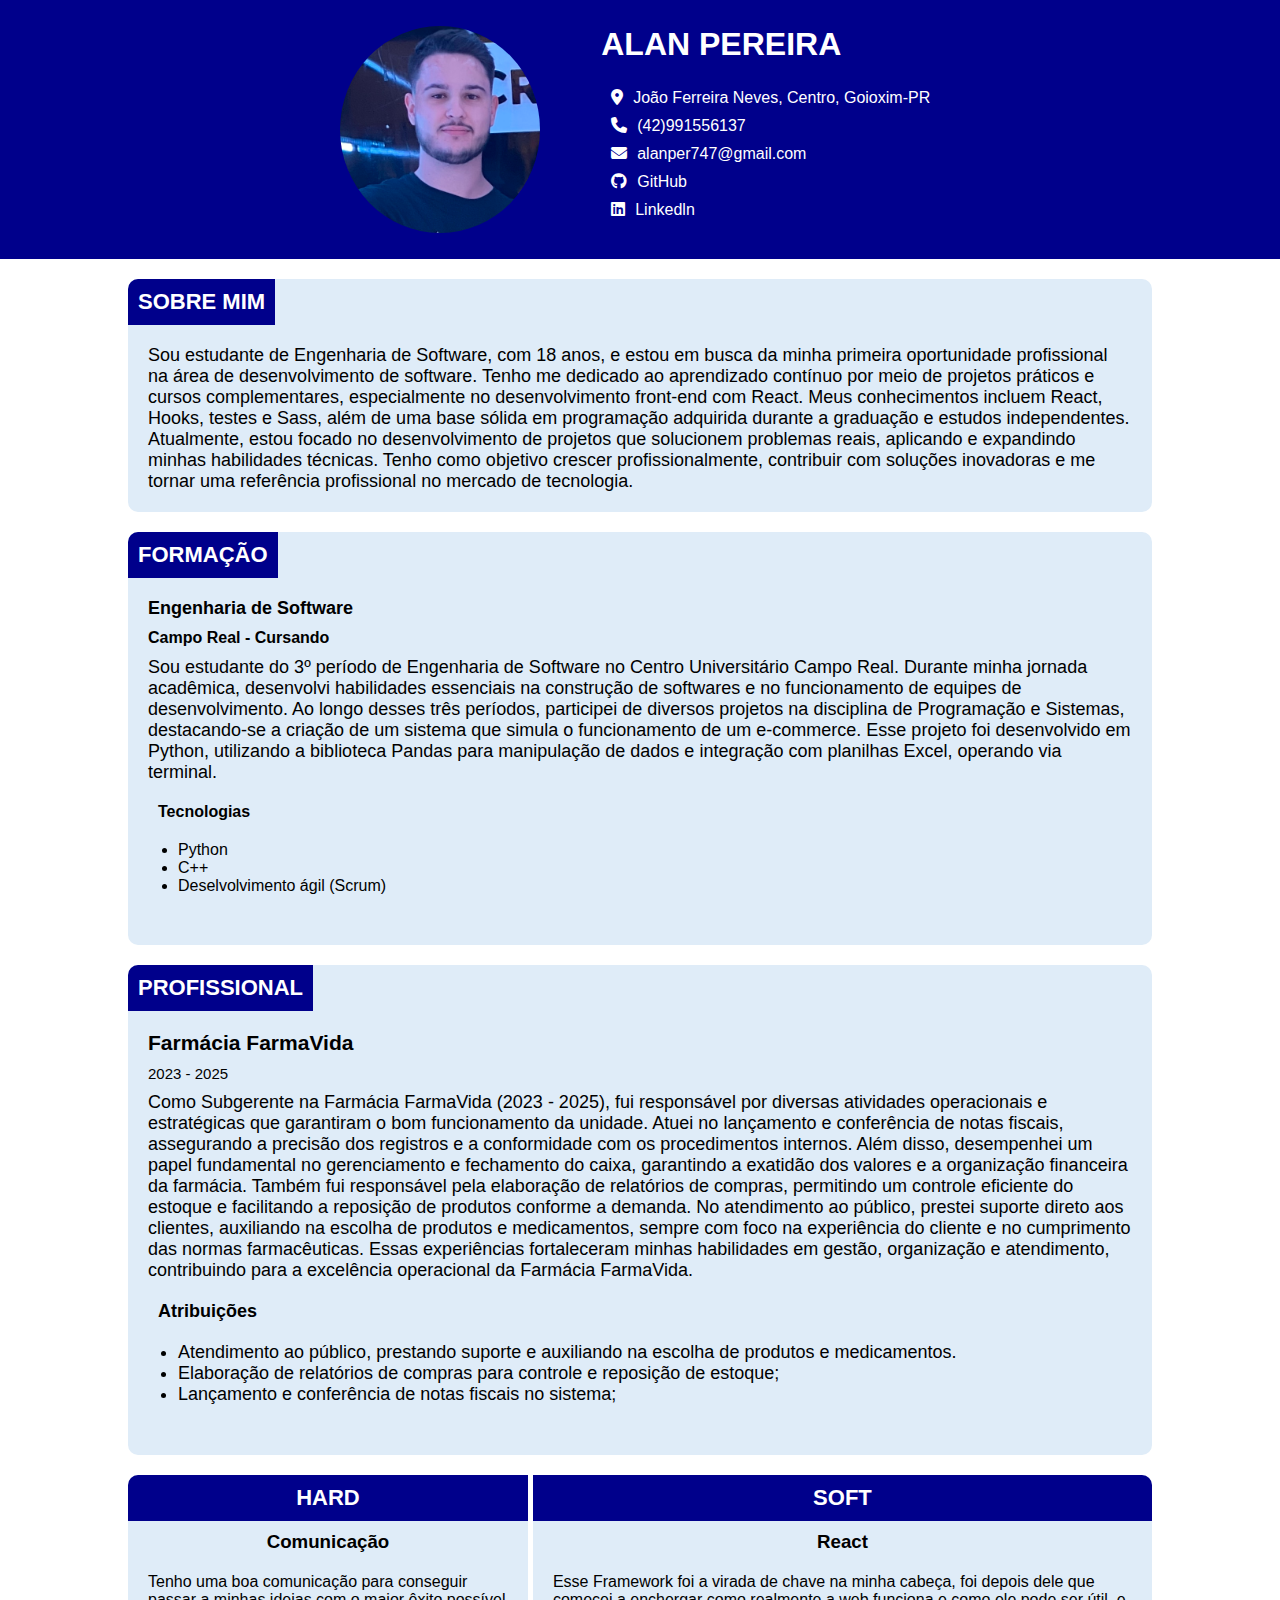
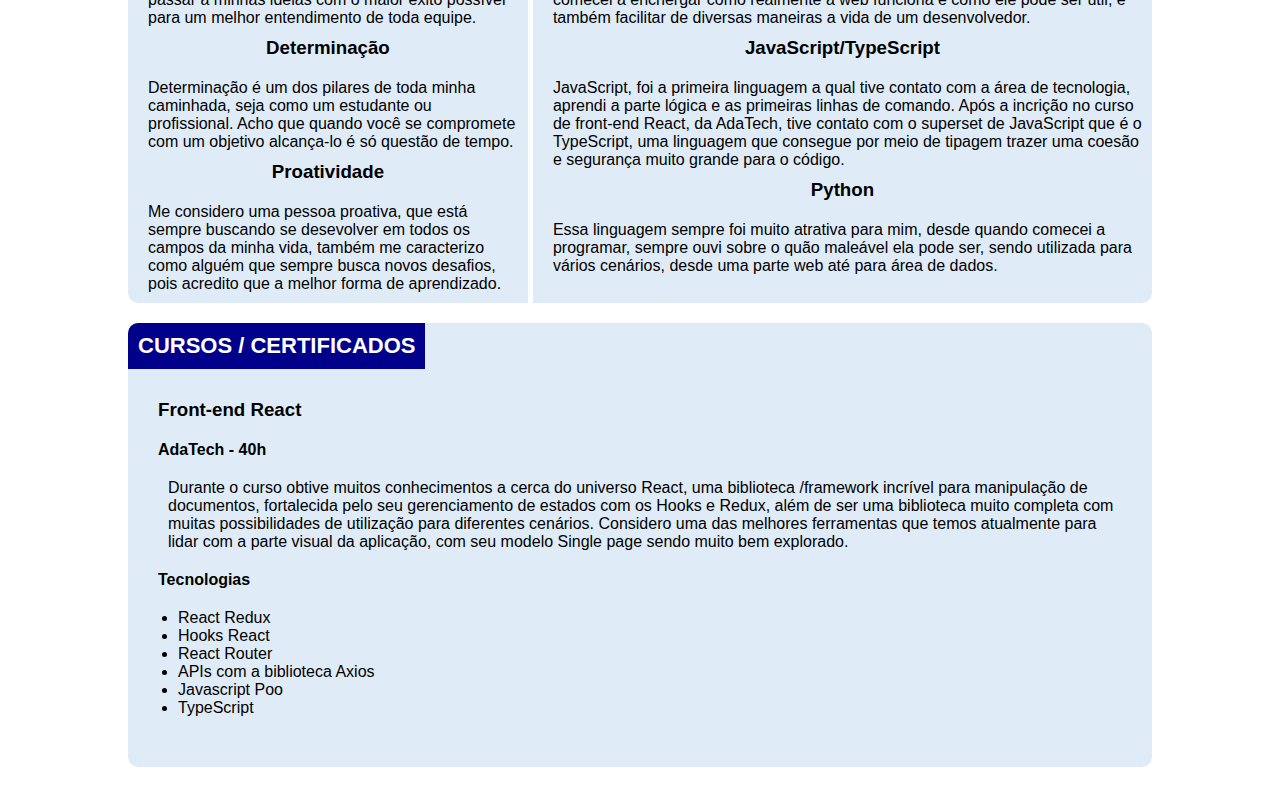
<file: curriculo/index.html>
<!DOCTYPE html>
<html lang="pt-br">
  <head>
    <meta charset="UTF-8" />
    <meta name="viewport" content="width=device-width, initial-scale=1.0" />
    <title>Currículo</title>

    <link rel="stylesheet" href="./assets/style.css" />
    <link rel="stylesheet" href="https://cdnjs.cloudflare.com/ajax/libs/font-awesome/6.4.2/css/all.min.css">
  </head>
  <body>
    <header>
      <img src="./assets/img/perfil.jpg" alt="Foto de perfil" />
      <div class="info-perfil">
        <h1>ALAN PEREIRA</h1>
        <ul>
          <li>
              <i class="fa fa-map-marker-alt"></i>
              <p>João Ferreira Neves, Centro, Goioxim-PR</p>
          </li>
          <li>
            <i class="fa fa-phone"></i>
            <a href="tel:+5542991556137">(42)991556137</a>
          </li>
          <li>
            <i class="fa fa-envelope"></i>
            <a href="mailto:alanper747@gmail.com">alanper747@gmail.com</a>
          </li>
          <li>
            <i class="fa-brands fa-github"></i>
            <a href="https://github.com/Alan-pereiraa">GitHub</a>
          </li>
          <li>
            <i class="fa-brands fa-linkedin"></i>
            <a href="https://www.linkedin.com/in/dev-alanpereira/">Linkedln</a>
          </li>
        </ul>
      </div>
    </header>
    <div class="container">
      <section class="sobre">
        <h2>SOBRE MIM</h2>
        <p>
          Sou estudante de Engenharia de Software, com 18 anos, e estou em busca da minha primeira oportunidade profissional na área de desenvolvimento de software. Tenho me dedicado ao aprendizado contínuo por meio de projetos práticos e cursos complementares, especialmente no desenvolvimento front-end com React.
  
          Meus conhecimentos incluem React, Hooks, testes e Sass, além de uma base sólida em programação adquirida durante a graduação e estudos independentes. Atualmente, estou focado no desenvolvimento de projetos que solucionem problemas reais, aplicando e expandindo minhas habilidades técnicas.
  
          Tenho como objetivo crescer profissionalmente, contribuir com soluções inovadoras e me tornar uma referência profissional no mercado de tecnologia.
        </p>
      </section>
      <section class="academico">
        <h2>FORMAÇÃO</h2>
        <div class="graduacao">
          <h3>Engenharia de Software</h3>
          <h4>Campo Real - Cursando</h4>
          <p>
              Sou estudante do 3º período de Engenharia de Software no Centro Universitário Campo Real. Durante minha jornada acadêmica, desenvolvi habilidades essenciais na construção de softwares e no funcionamento de equipes de desenvolvimento. Ao longo desses três períodos, participei de diversos projetos na disciplina de Programação e Sistemas, destacando-se a criação de um sistema que simula o funcionamento de um e-commerce. Esse projeto foi desenvolvido em Python, utilizando a biblioteca Pandas para manipulação de dados e integração com planilhas Excel, operando via terminal.
          </p>
          <div class="tecnologias">
            <h4>Tecnologias</h4>
            <ol>
              <li>Python</li>
              <li>C++</li>
              <li>Deselvolvimento ágil (Scrum)</li>
            </ol>
          </div>
        </div>
      </section>
      <section class="exp-profissional">
        <h2>PROFISSIONAL</h2>
        <div class="exp-1">
          <h3>Farmácia FarmaVida</h3>
          <h5>2023 - 2025</h5>
          <p>Como Subgerente na Farmácia FarmaVida (2023 - 2025), fui responsável por diversas atividades operacionais e estratégicas que garantiram o bom funcionamento da unidade. Atuei no lançamento e conferência de notas fiscais, assegurando a precisão dos registros e a conformidade com os procedimentos internos.

            Além disso, desempenhei um papel fundamental no gerenciamento e fechamento do caixa, garantindo a exatidão dos valores e a organização financeira da farmácia. Também fui responsável pela elaboração de relatórios de compras, permitindo um controle eficiente do estoque e facilitando a reposição de produtos conforme a demanda.
            
            No atendimento ao público, prestei suporte direto aos clientes, auxiliando na escolha de produtos e medicamentos, sempre com foco na experiência do cliente e no cumprimento das normas farmacêuticas. Essas experiências fortaleceram minhas habilidades em gestão, organização e atendimento, contribuindo para a excelência operacional da Farmácia FarmaVida.</p>
          <div class="atribuicoes">
            <h4>Atribuições</h4>
            <ol>
            
              <li>Atendimento ao público, prestando suporte e auxiliando na escolha de produtos e 
                medicamentos. </li>
              <li>Elaboração de relatórios de compras para controle e reposição de estoque;</li>
              <li>Lançamento e conferência de notas fiscais no sistema; </li>
            </ol>
          </div>
        </div>
      </section>
      <section class="skills">
        <div class="hard">
          <h2>HARD</h2>
          <ul>
            <li>
              <h3>Comunicação</h3>
              <p>
                Tenho uma boa comunicação para conseguir passar a minhas ideias com o maior êxito possível para um melhor entendimento de toda equipe.
              </p>
            </li>
            <li>
              <h3>Determinação</h3>
              <p>
                Determinação é um dos pilares de toda minha caminhada, seja como um estudante ou profissional. Acho que quando você se compromete com um objetivo alcança-lo é só questão de tempo.
              </p>
            </li>
            <li>
              <h3>Proatividade</h3>
              <p>
                Me considero uma pessoa proativa, que está sempre buscando se desevolver em todos os campos da minha vida, também me caracterizo como alguém que sempre busca novos desafios, pois acredito que a melhor forma de aprendizado.
              </p>
            </li>
          </ul>
        </div>
        <div class="soft">
          <h2>SOFT</h2>
          <ul>
            <li>
              <h3>React</h3>
              <p>
                Esse Framework foi a virada de chave na minha cabeça, foi depois dele que comecei a enchergar como realmente a web funciona e como ele pode ser útil, e também facilitar de diversas maneiras a vida de um desenvolvedor.
              </p>
            </li>
            <li>
              <h3>JavaScript/TypeScript</h3>
              <p>
                JavaScript, foi a primeira linguagem a qual tive contato com a área de tecnologia, aprendi a parte lógica e as primeiras linhas de comando. Após a incrição no curso de front-end React, da AdaTech, tive contato com o superset de JavaScript que é o TypeScript, uma linguagem que consegue por meio de tipagem trazer uma coesão e segurança muito grande para o código.
              </p>
            </li>
            <li>
              <h3>Python</h3>
              <p>
                Essa linguagem sempre foi muito atrativa para mim, desde quando comecei a programar, sempre ouvi sobre o quão maleável ela pode ser, sendo utilizada para vários cenários, desde uma parte web até para área de dados.
              </p>
            </li>
          </ul>
        </div>
      </section>
      <section class="cursos-certificados">
        <h2>CURSOS / CERTIFICADOS</h2>
        <ul>
          <li>
            <h3>Front-end React</h3>
            <h4>AdaTech - 40h</h4>
            <p>Durante o curso obtive muitos conhecimentos a cerca do universo React, uma biblioteca /framework incrível para manipulação de documentos, fortalecida pelo seu gerenciamento de estados com os Hooks e Redux, além de ser uma biblioteca muito completa com muitas possibilidades de utilização para diferentes cenários. Considero uma das melhores ferramentas que temos atualmente para lidar com a parte visual da aplicação, com seu modelo Single page sendo muito bem explorado.</p>
  
            <div class="tecnologias-cursos">
              <h4>Tecnologias</h4>
              <ol>
                <li>React Redux</li>
                <li>Hooks React</li>
                <li>React Router</li>
                <li>APIs com a biblioteca Axios</li>
                <li>Javascript Poo </li>
                <li>TypeScript</li>
              </ol>
            </div>

          </li>
        </ul>
      </section>
    </div>
  </body>
</html>
</file>
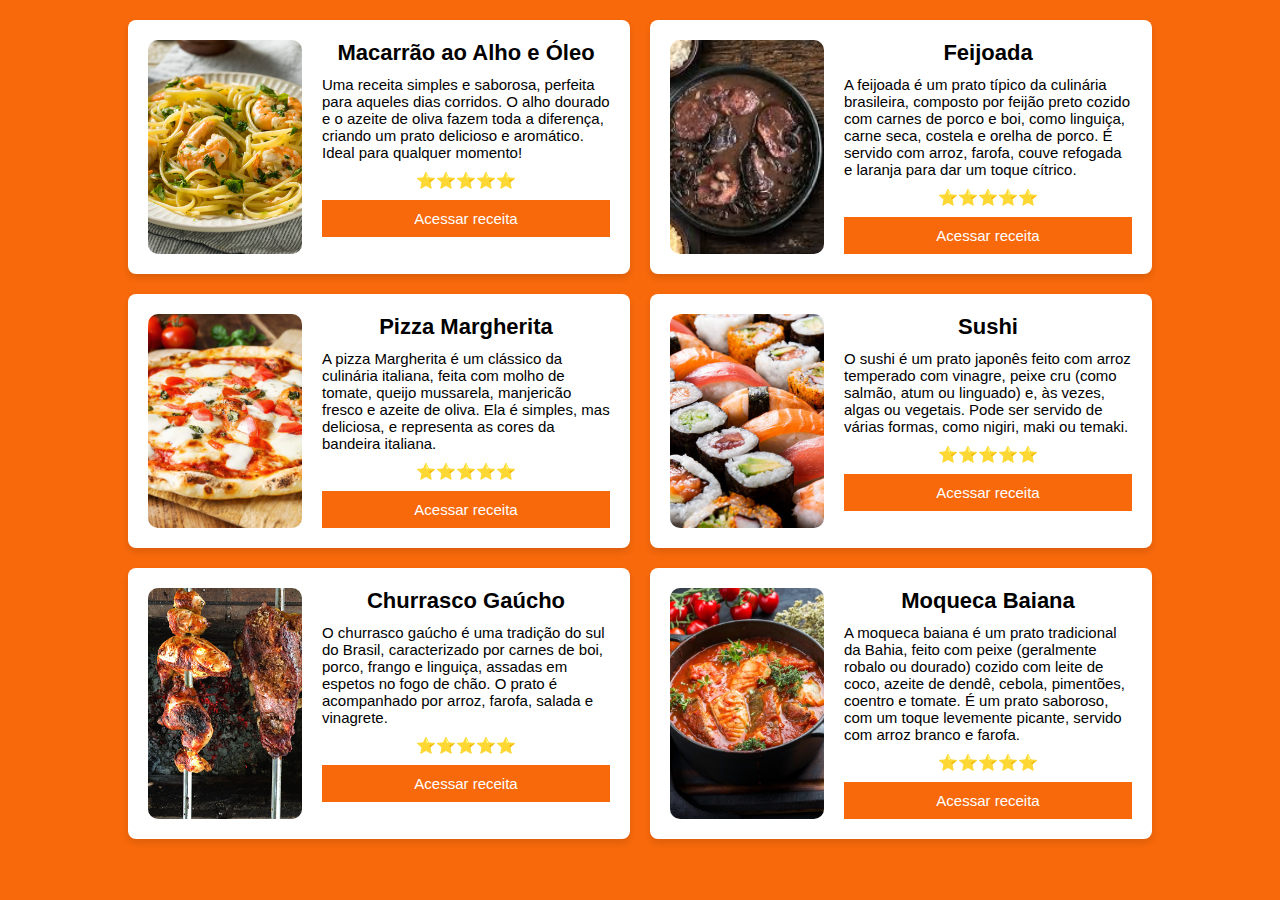
<file: proj_receitas/index.html>
<!DOCTYPE html>
<html lang="pt-br">
<head>
    <meta charset="UTF-8">
    <meta name="viewport" content="width=device-width, initial-scale=1.0">
    <title>Grid - Layout CSS</title>


    <style>
        *{
            margin: 0;
            padding: 0;
            box-sizing: border-box;
        }

        body{
            font-family: 'Gill Sans', 'Gill Sans MT', Calibri, 'Trebuchet MS', sans-serif;
            background-color: #f7690b;
        }

        .container{
            max-width: 1024px;
            margin: 20px auto;

            display: grid;
            grid-template-columns: repeat(2, 1fr);
            gap: 20px;
        }

        .item{
            background-color: #fff;
            padding: 20px;
            border-radius: 8px;
            box-shadow: 0 4px 6px rgba(0, 0, 0, 0.1);

            position: relative;

            display: grid;
            grid-template-columns: 1fr 2fr;
        }

        .item img{
            max-width:100%;
            height: 100%;
            border-radius: 10px;

            object-fit: cover;
        }

        .conteudo{
            margin-left: 20px;

            display: flex;
            flex-direction: column;
        }

        .conteudo h1{
            text-align: center;
            font-size: 22px;
        }

        .conteudo p{
            font-size: 15px;
            margin: 10px 0;

        }

        .conteudo  button{
            width: 100%;
            border: none;
            padding:  10px;
            background-color: #f7690b;
            color: #fff;
            font-size: 15px;
            cursor: pointer;
        }

        .conteudo span{
            text-align: center;
            margin-bottom: 10px;
        }

        .item:hover{
            transform: scale(1.03);
            transition: 0.3s;
        }

        .conteudo button:hover{
            transform: scale(1.02);
            transition: 0.1s;
            cursor: pointer;
        }

        @media (max-width: 1024px){
            .container{
                width: 80%;
                grid-template-columns: 1fr;
            }
        }

    </style>
</head>
<body>
    <div class="container">
        <div class="item">
            <img src="./assets/receita-macarrao-alho-oleo-camarao.jpg" alt="Macarrão">

            <div class="conteudo">
                <h1>Macarrão ao Alho e Óleo</h1>
                <p> Uma receita simples e saborosa, perfeita para aqueles dias corridos. O alho dourado e o azeite de oliva fazem toda a diferença, criando um prato delicioso e aromático. Ideal para qualquer momento!</p>
    
                <span>⭐⭐⭐⭐⭐</span>
                <button>
                    Acessar receita
                </button>
            </div>
        </div>
        <div class="item">
            <img src="./assets/feijoada.jpeg" alt="Feijoada">

            <div class="conteudo">
                <h1>Feijoada</h1>
                <p>A feijoada é um prato típico da culinária brasileira, composto por feijão preto cozido com carnes de porco e boi, como linguiça, carne seca, costela e orelha de porco. É servido com arroz, farofa, couve refogada e laranja para dar um toque cítrico.</p>
    
                <span>⭐⭐⭐⭐⭐</span>
                <button>
                    Acessar receita
                </button>
            </div>
        </div>
        <div class="item">
            <img src="./assets/PIZZA-MARGHERITA.jpg" alt="Pizza Margherita">

            <div class="conteudo">
                <h1>Pizza Margherita</h1>
                <p>A pizza Margherita é um clássico da culinária italiana, feita com molho de tomate, queijo mussarela, manjericão fresco e azeite de oliva. Ela é simples, mas deliciosa, e representa as cores da bandeira italiana. </p>
    
                <span>⭐⭐⭐⭐⭐</span>
                <button>
                    Acessar receita
                </button>
            </div>
        </div>
        <div class="item">
            <img src="./assets/sushi.jpg" alt="Sushi">

            <div class="conteudo">
                <h1>Sushi</h1>
                <p>O sushi é um prato japonês feito com arroz temperado com vinagre, peixe cru (como salmão, atum ou linguado) e, às vezes, algas ou vegetais. Pode ser servido de várias formas, como nigiri, maki ou temaki. </p>
    
                <span>⭐⭐⭐⭐⭐</span>
                <button>
                    Acessar receita
                </button>
            </div>
        </div>
        <div class="item">
            <img src="./assets/churrasco.jpg" alt="Churrasco">

            <div class="conteudo">
                <h1>Churrasco Gaúcho</h1>
                <p>O churrasco gaúcho é uma tradição do sul do Brasil, caracterizado por carnes de boi, porco, frango e linguiça, assadas em espetos no fogo de chão. O prato é acompanhado por arroz, farofa, salada e vinagrete. </p>
    
                <span>⭐⭐⭐⭐⭐</span>
                <button>
                    Acessar receita
                </button>
            </div>
        </div>
        <div class="item">
            <img src="./assets/moqueca-baiana-com-file-de-peixe-em-molho-de-tomate.jpg" alt="Moqueca">

            <div class="conteudo">
                <h1>Moqueca Baiana</h1>
                <p>A moqueca baiana é um prato tradicional da Bahia, feito com peixe (geralmente robalo ou dourado) cozido com leite de coco, azeite de dendê, cebola, pimentões, coentro e tomate. É um prato saboroso, com um toque levemente picante, servido com arroz branco e farofa. </p>
    
                <span>⭐⭐⭐⭐⭐</span>
                <button>
                    Acessar receita
                </button>
            </div>
        </div>
    </div>
</body>
</html>
</file>
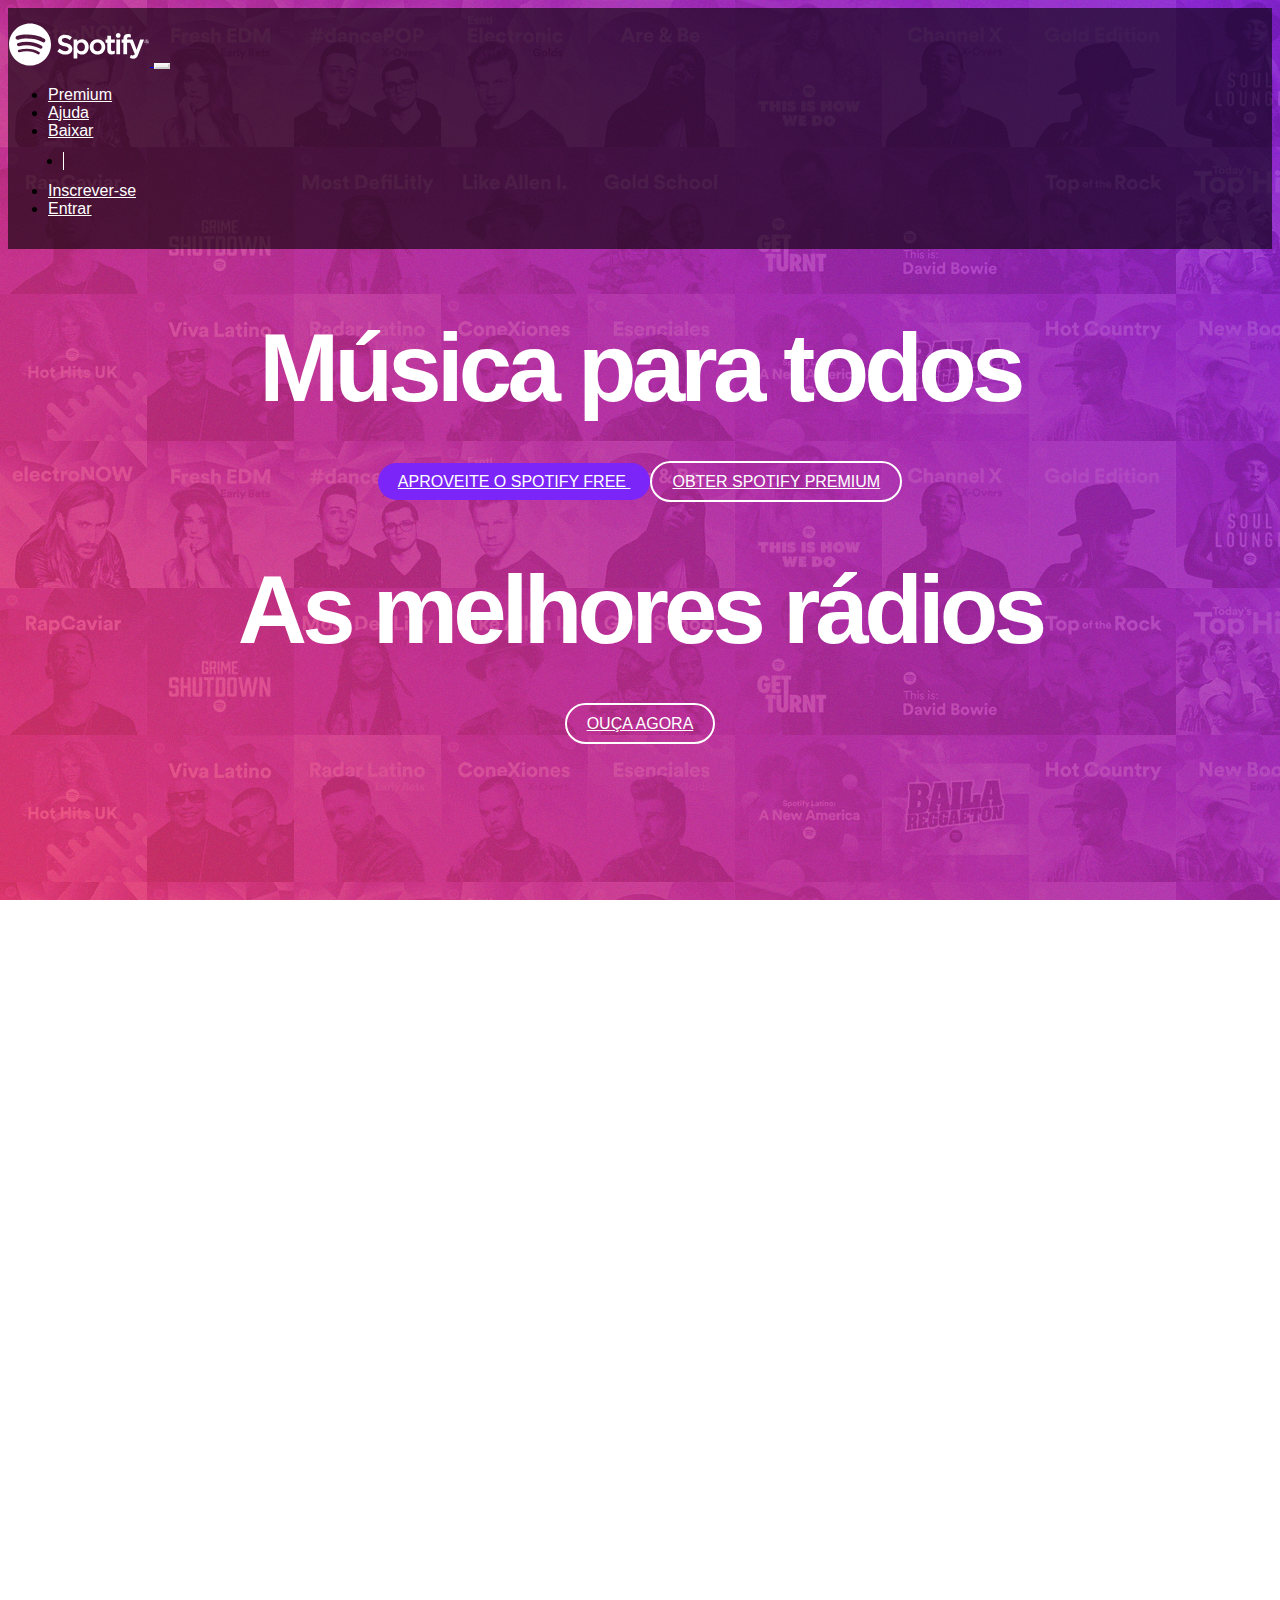
<file: spotify/index.html>
<!DOCTYPE html>
<html lang="pt-br">
  <head>
    <!-- Meta tags Obrigatórias -->
    <meta charset="utf-8">
    <meta name="viewport" content="width=device-width, initial-scale=1, shrink-to-fit=no">

    <!-- Bootstrap CSS -->
    <link rel="stylesheet" href="https://stackpath.bootstrapcdn.com/bootstrap/4.1.3/css/bootstrap.min.css" integrity="sha384-MCw98/SFnGE8fJT3GXwEOngsV7Zt27NXFoaoApmYm81iuXoPkFOJwJ8ERdknLPMO" crossorigin="anonymous">

    <!-- Font Awesome -->
    <link rel="stylesheet" href="https://use.fontawesome.com/releases/v5.3.1/css/all.css" integrity="sha384-mzrmE5qonljUremFsqc01SB46JvROS7bZs3IO2EmfFsd15uHvIt+Y8vEf7N7fWAU" crossorigin="anonymous">

    <!-- HTML5Shiv -->
    <!--[if lt IE 9]>
      <script src="https://oss.maxcdn.com/html5shiv/3.7.2/html5shiv.min.js"></script>
    <![endif]-->

    <!-- Estilo customizado -->
    <link rel="stylesheet" type="text/css" href="css/estilo.css">

    <title>Música para todos - Spotify</title>
    <link rel="icon" href="imagens/favicon.png">
  </head>
  <body>
    
    <header><!-- inicio Cabecalho -->
      <nav class="navbar navbar-expand-md navbar-light fixed-top navbar-transparente">
        <div class="container">
          
          <a href="index.html" class="navbar-brand">
            <img src="imagens/spotify.svg" width="142">
          </a>

          <button class="navbar-toggler" data-toggle="collapse" data-target="#nav-principal">
            <i class="fas fa-bars text-white"></i>
          </button>

          <div class="collapse navbar-collapse" id="nav-principal">
            <ul class="navbar-nav ml-auto">
              <li class="nav-item">
                <a href="" class="nav-link">Premium</a>
              </li>
              <li class="nav-item">
                <a href="./ajuda.html" class="nav-link">Ajuda</a>
              </li>
              <li class="nav-item">
                <a href="" class="nav-link">Baixar</a>
              </li>

              <li class="nav-item divisor"></li>

              <li class="nav-item">
                <a href="./cadastrar.html" class="nav-link">Inscrever-se</a>
              </li>
              <li class="nav-item">
                <a href="./login.html" class="nav-link">Entrar</a>
              </li>
            </ul>
          </div>

        </div>
      </nav>
    </header><!--/fim Cabecalho -->

    <section id="home" class="d-flex"><!--home -->
      <div class="container align-self-center"><!--container -->
        <div class="row"><!--row -->
          <div class="col-md-12 capa">
            
            <div id="carousel-spotify" class="carousel slide" data-ride="carousel">
              <div class="carousel-inner"><!--Inner -->
                
                <div class="carousel-item active">
                  <h1>Música para todos</h1>
                  <a href="" class="btn btn-lg btn-custom btn-roxo">
                    Aproveite o Spotify Free
                  </a>

                  <a href="" class="btn btn-lg btn-custom btn-branco">
                    Obter Spotify Premium
                  </a>
                </div>

                <div class="carousel-item">
                  <h1>As melhores rádios</h1>
                  <a href="" class="btn btn-lg btn-custom btn-branco">
                    <i class="fas fa-music"></i> Ouça agora
                  </a>
                </div>

              </div><!--/Inner -->

              <!-- Controles -->
              <a href="#carousel-spotify" class="carousel-control-prev" data-slide="prev">
                <i class="fas fa-angle-left fa-3x"></i>
              </a>

              <a href="#carousel-spotify" class="carousel-control-next" data-slide="next">
                <i class="fas fa-angle-right fa-3x"></i>
              </a>

            </div>

          </div>
        </div><!--/row -->
      </div><!--/container -->
    </section><!--/home -->

    <section id="servicos" class="caixa">
      <div class="container">
        <div class="row">
          <div class="col-md-6">
            <div class="row albuns">
              <div class="col-md-6">
                <img src="imagens/img1.jpg" class="img-fluid">
              </div>
              <div class="col-md-6">
                <img src="imagens/img2.jpg" class="img-fluid">
              </div>
            </div>
            <div class="row albuns">
              <div class="col-md-6">
                <img src="imagens/img3.jpg" class="img-fluid">
              </div>
              <div class="col-md-6">
                <img src="imagens/img4.jpg" class="img-fluid">
              </div>
            </div>
          </div>
          <div class="col-md-6">
            
            <h2>O que o Spotify tem?</h2>

            <h3>Músicas</h3>
            <p>O Spotify tem milhões de músicas. Escute seus sons favoritos, descubra novas músicas e reúna seus favoritos em um só lugar.</p>

            <h3>Playlists</h3>
            <p>No Spotify você encontra uma playlist para cada momento. Todas feitas por fanáticos e especialistas da música.</p>

            <h3>Novos lançamentos</h3>
            <p>Escute os novos lançamentos de singles e álbuns da semana e veja o que está bombando no Top 50.</p>

          </div>
        </div>
      </div>
    </section>


    <section id="recursos" class="caixa">
      <div class="container">
        <div class="row">
          <div class="col-md-4">

            <h2>Fácil</h2>
            <h3>Buscar</h3>
            <p>Já sabe o que quer escutar? É só procurar e apertar o play.
            </p>

            <h3>Navegar</h3>
            <p>Veja os novos lançamentos, o que está bombando nas paradas e as melhores playlists para o seu momento.
            </p>

            <h3>Descobrir</h3>
            <p>Curta músicas novas toda segunda-feira com uma playlist personalizada pra você. Ou relaxe e curta uma das rádios.
            </p>

          </div>
          <div class="col-md-8">
            <div class="row rotacionar">
              <div class="col-md-6">
                <img src="imagens/iphone1.png" class="img-fluid">
              </div>
              <div class="col-md-6">
                <img src="imagens/iphone2.png" class="img-fluid">
              </div>
            </div>
          </div>
        </div>
      </div>
    </section>

    <footer>
      <div class="container">
        <div class="row">
          <div class="col-md-2">
            <img src="imagens/spotify.svg" width="142">
          </div>
          <div class="col-md-2">
            <h4>company</h4>
            <ul class="navbar-nav">
              <li><a href="">Sobre</a></li>
              <li><a href="">Empregos</a></li>
              <li><a href="">Imprensa</a></li>
              <li><a href="">Novidades</a></li>
            </ul>
          </div>
          <div class="col-md-2">
            <h4>comunidades</h4>
            <ul class="navbar-nav">
              <li><a href="">Artistas</a></li>
              <li><a href="">Desenvolvedores</a></li>
              <li><a href="">Marcas</a></li>
            </ul>
          </div>
          <div class="col-md-2">
            <h4>links uteis</h4>
            <ul class="navbar-nav">
              <li><a href="">Ajuda</a></li>
              <li><a href="">Presentes</a></li>
              <li><a href="">Player da web</a></li>
            </ul>
          </div>
          <div class="col-md-4">
            <ul>
              <li>
                <a href=""><img src="imagens/facebook.png"></a>
              </li>
              <li>
                <a href=""><img src="imagens/twitter.png"></a>
              </li>
              <li>
                <a href=""><img src="imagens/instagram.png"></a>
              </li>
            </ul>
          </div>
        </div>
      </div>
    </footer>

    <!-- JavaScript (Opcional) -->
    <!-- jQuery primeiro, depois Popper.js, depois Bootstrap JS -->
    <script src="https://code.jquery.com/jquery-3.3.1.slim.min.js" integrity="sha384-q8i/X+965DzO0rT7abK41JStQIAqVgRVzpbzo5smXKp4YfRvH+8abtTE1Pi6jizo" crossorigin="anonymous"></script>
    <script src="https://cdnjs.cloudflare.com/ajax/libs/popper.js/1.14.3/umd/popper.min.js" integrity="sha384-ZMP7rVo3mIykV+2+9J3UJ46jBk0WLaUAdn689aCwoqbBJiSnjAK/l8WvCWPIPm49" crossorigin="anonymous"></script>
    <script src="https://stackpath.bootstrapcdn.com/bootstrap/4.1.3/js/bootstrap.min.js" integrity="sha384-ChfqqxuZUCnJSK3+MXmPNIyE6ZbWh2IMqE241rYiqJxyMiZ6OW/JmZQ5stwEULTy" crossorigin="anonymous"></script>
  </body>
</html>
</file>
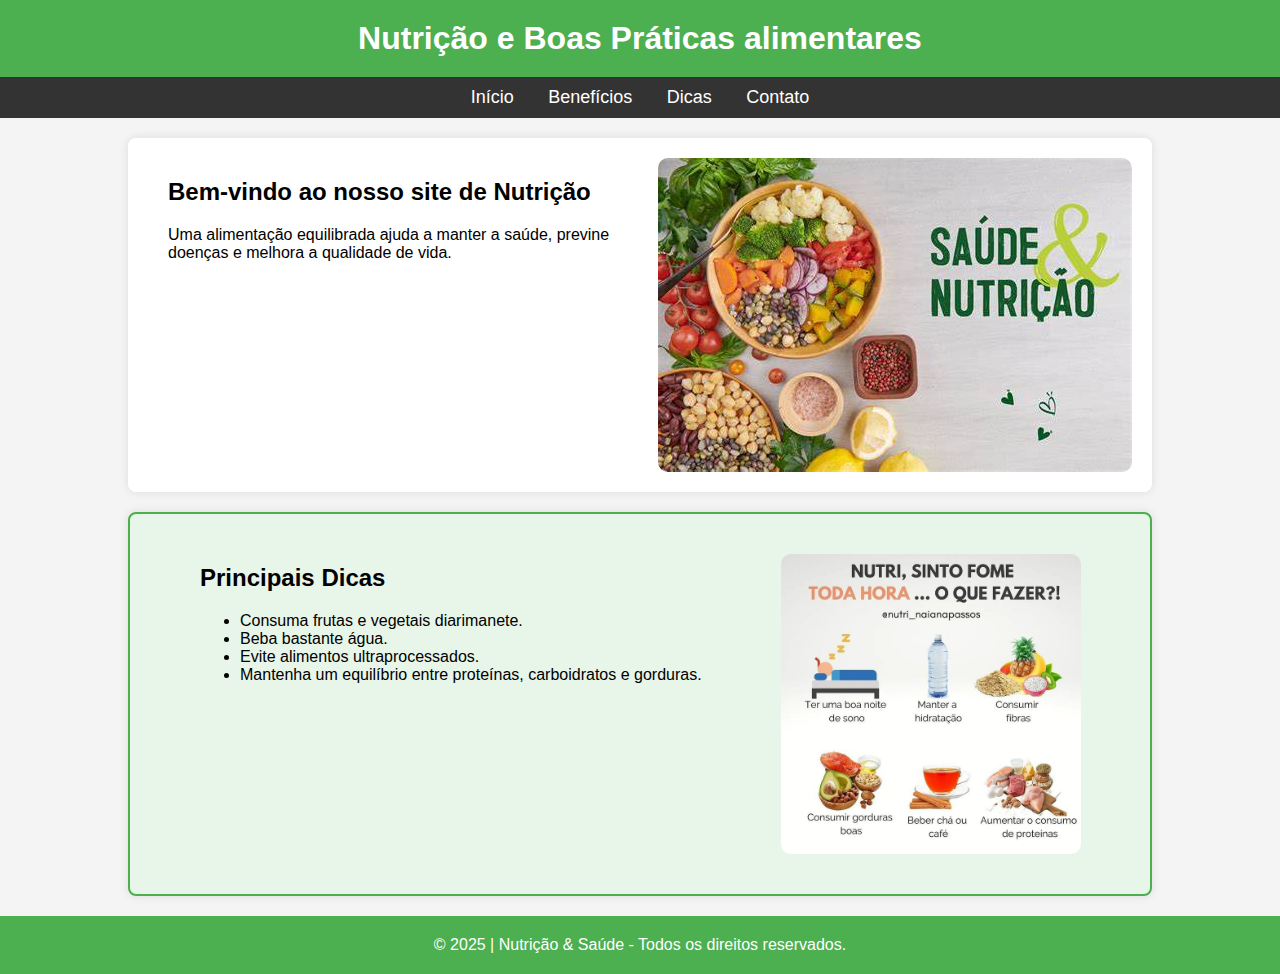
<file: page_nutricao/pages/Inicio/index.html>
<!DOCTYPE html>
<html lang="pt-br">
  <head>
    <meta charset="UTF-8" />
    <meta name="viewport" content="width=device-width, initial-scale=1.0" />
    <title>Nutrição | Boas práticas alimentares</title>
    <link rel="icon" type="image/png" href="../../assets/img/favicon.ico">

    <link rel="stylesheet" href="./../../assets/styles/style.css">
    <link rel="stylesheet" href="./inicio.css" />
  </head>
  <body>
    <header>
      <h1>Nutrição e Boas Práticas alimentares</h1>
      <nav>
        <ul>
          <li>
            <a href="#">Início</a>
          </li>
          <li>
            <a href="./../Beneficios/beneficios.html">Benefícios</a>
          </li>
          <li>
            <a href="./../Dicas/dicas.html">Dicas</a>
          </li>
          <li>
            <a href="./../Contato/contato.html">Contato</a>
          </li>
        </ul>
      </nav>
    </header>
    <main>
      <section class="conteudo">
        <div class="text-conteudo">
          <h2>Bem-vindo ao nosso site de Nutrição</h2>

          <p>
            Uma alimentação equilibrada ajuda a manter a saúde, previne doenças
            e melhora a qualidade de vida.
          </p>
        </div>

        <img
          src="./../../assets/img/nutricao.jpeg"
          alt="Imagem de alimentos saudáveis"
        />
      </section>
      <section class="destaque conteudo">
        <div class="text-conteudo">
          <h2>Principais Dicas</h2>

          <ul>
            <li>Consuma frutas e vegetais diarimanete.</li>
            <li>Beba bastante água.</li>
            <li>Evite alimentos ultraprocessados.</li>
            <li>
              Mantenha um equilíbrio entre proteínas, carboidratos e gorduras.
            </li>
          </ul>
        </div>

        <img
          src="./../../assets/img/dicas_nutri.jpg"
          alt="Dicas de nutrição para uma vida saudável"
        />
      </section>
    </main>
    <footer>
      <p>&copy; 2025 | Nutrição & Saúde - Todos os direitos reservados.</p>
    </footer>
  </body>
</html>
</file>
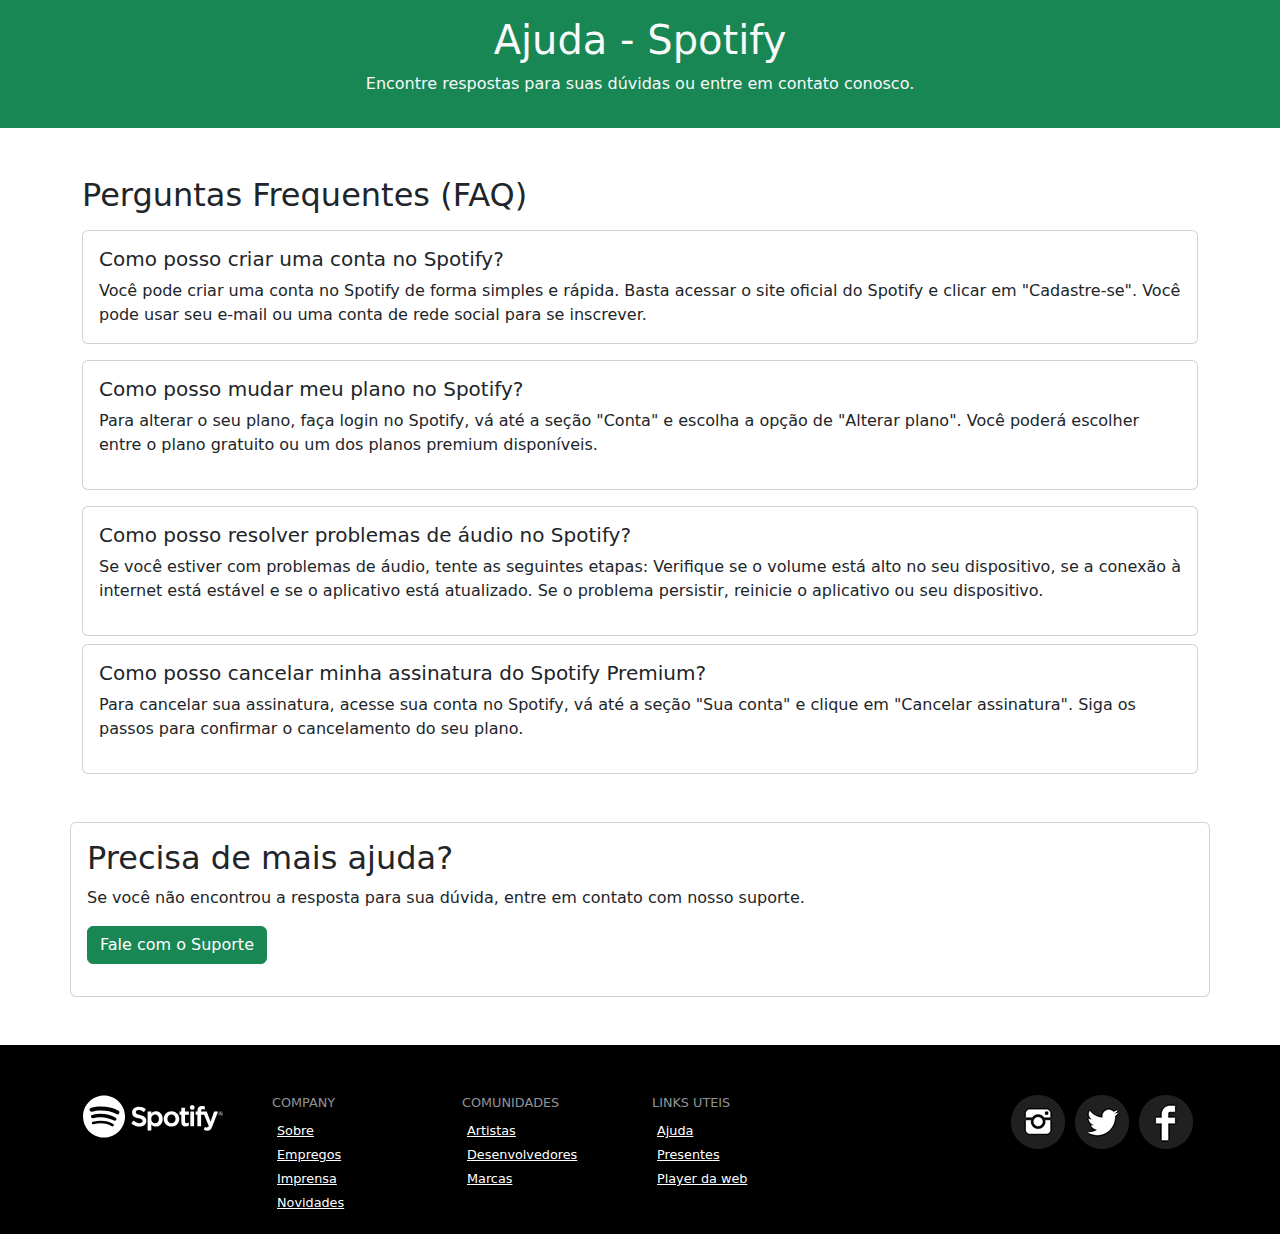
<file: spotify/ajuda.html>
<!DOCTYPE html>
<html lang="pt-br">
<head>
    <meta charset="UTF-8">
    <meta name="viewport" content="width=device-width, initial-scale=1.0">
    <meta http-equiv="X-UA-Compatible" content="ie=edge">
    <title>Ajuda | Spotify</title>

    <link rel="icon" href="imagens/favicon.png">

    <!-- Link para o Bootstrap -->
    <link href="https://cdn.jsdelivr.net/npm/bootstrap@5.3.0-alpha1/dist/css/bootstrap.min.css" rel="stylesheet">


    <style>
        .bg-spotify{
            background-color: #1DB954;
        }

        footer {
            background: #000;
            padding: 50px 0px 20px 0px;
            position: relative;
        }

        footer h4 {
            color: #919496;
            font-size: 0.8em;
            text-transform: uppercase;
        }

        footer .navbar-nav a {
            color: white;
            font-size: 0.8em;
        }

        footer .navbar-nav a:hover {
            color: #9bf0e1;
            text-decoration: none;
        }

        footer ul {
            list-style: none;
        }

        footer ul li {
            float: right;
            margin: 0 5px;
        }
    </style>
</head>
<body>

    <!-- Cabeçalho -->
    <header class="header bg-success text-light p-3 text-center">
        <h1 class="h1">Ajuda - Spotify</h1>
        <p class="p">Encontre respostas para suas dúvidas ou entre em contato conosco.</p>
    </header>

    <!-- Seção de Perguntas Frequentes -->
    <div class="container mt-5">
        <h2 class="h2">Perguntas Frequentes (FAQ)</h2>
        
        <!-- Pergunta 1 -->
        <div class="faq-item card p-3 my-3">
            <h5 class="card-title">Como posso criar uma conta no Spotify?</h5>
            <p class="card-text">Você pode criar uma conta no Spotify de forma simples e rápida. Basta acessar o site oficial do Spotify e clicar em "Cadastre-se". Você pode usar seu e-mail ou uma conta de rede social para se inscrever.</p>
        </div>

        <!-- Pergunta 2 -->
        <div class="faq-item card p-3 mb-3">
            <h5>Como posso mudar meu plano no Spotify?</h5>
            <p>Para alterar o seu plano, faça login no Spotify, vá até a seção "Conta" e escolha a opção de "Alterar plano". Você poderá escolher entre o plano gratuito ou um dos planos premium disponíveis.</p>
        </div>

        <!-- Pergunta 3 -->
        <div class="faq-item card p-3 mb-2">
            <h5>Como posso resolver problemas de áudio no Spotify?</h5>
            <p>Se você estiver com problemas de áudio, tente as seguintes etapas: Verifique se o volume está alto no seu dispositivo, se a conexão à internet está estável e se o aplicativo está atualizado. Se o problema persistir, reinicie o aplicativo ou seu dispositivo.</p>
        </div>

        <!-- Pergunta 4 -->
        <div class="faq-item card p-3 mb-3">
            <h5>Como posso cancelar minha assinatura do Spotify Premium?</h5>
            <p>Para cancelar sua assinatura, acesse sua conta no Spotify, vá até a seção "Sua conta" e clique em "Cancelar assinatura". Siga os passos para confirmar o cancelamento do seu plano.</p>
        </div>
    </div>

    <!-- Seção de Contato com Suporte -->
    <div class="container my-5 card p-3">
        <h2>Precisa de mais ajuda?</h2>
        <p>Se você não encontrou a resposta para sua dúvida, entre em contato com nosso suporte.</p>
        <p><a href="https://support.spotify.com" class="btn btn-success">Fale com o Suporte</a></p>
    </div>

    <!-- Rodapé -->
    <footer>
        <div class="container">
          <div class="row">
            <div class="col-md-2">
              <img src="imagens/spotify.svg" width="142">
            </div>
            <div class="col-md-2">
              <h4>company</h4>
              <ul class="navbar-nav">
                <li><a href="">Sobre</a></li>
                <li><a href="">Empregos</a></li>
                <li><a href="">Imprensa</a></li>
                <li><a href="">Novidades</a></li>
              </ul>
            </div>
            <div class="col-md-2">
              <h4>comunidades</h4>
              <ul class="navbar-nav">
                <li><a href="">Artistas</a></li>
                <li><a href="">Desenvolvedores</a></li>
                <li><a href="">Marcas</a></li>
              </ul>
            </div>
            <div class="col-md-2">
              <h4>links uteis</h4>
              <ul class="navbar-nav">
                <li><a href="">Ajuda</a></li>
                <li><a href="">Presentes</a></li>
                <li><a href="">Player da web</a></li>
              </ul>
            </div>
            <div class="col-md-4">
              <ul>
                <li>
                  <a href=""><img src="imagens/facebook.png"></a>
                </li>
                <li>
                  <a href=""><img src="imagens/twitter.png"></a>
                </li>
                <li>
                  <a href=""><img src="imagens/instagram.png"></a>
                </li>
              </ul>
            </div>
          </div>
        </div>
      </footer>
</body>
</html>
</file>
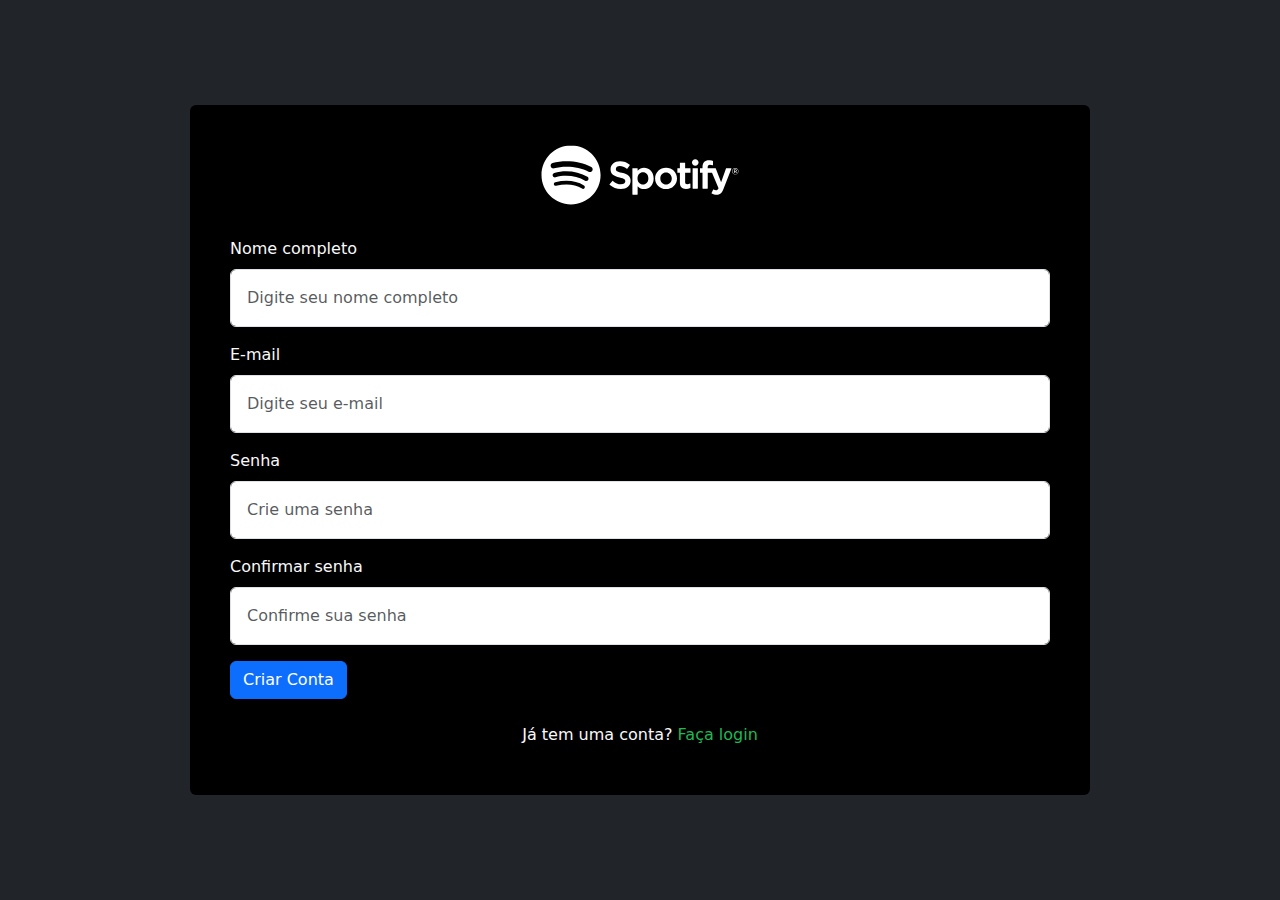
<file: spotify/cadastrar.html>
<!DOCTYPE html>
<html lang="pt-br">
<head>
    <meta charset="UTF-8">
    <meta name="viewport" content="width=device-width, initial-scale=1.0">
    <meta http-equiv="X-UA-Compatible" content="ie=edge">
    <title>Cadastro | Spotify</title>

    <link rel="icon" href="imagens/favicon.png">

    <!-- Link para o Bootstrap -->
    <link href="https://cdn.jsdelivr.net/npm/bootstrap@5.3.0-alpha1/dist/css/bootstrap.min.css" rel="stylesheet">

    <style>
        body{
            height: 100vh;
        }

        .signup-container{
            max-width: 900px;
            background-color: black;
        }

        .img{
            width: 200px;
        }

        .text-spotify{
            color:  #1DB954;
        }

    </style>

</head>
<body class="d-flex align-items-center justify-content-center bg-dark">

    <!-- Container do Formulário de Cadastro -->
    <div class="signup-container container p-4 rounded m-2">
        
        <div class="logo-spotify w-50 mx-auto d-flex align-items-center justify-content-center p-3">
            <img src="./imagens/spotify.svg" alt="Logo Spotify" class="img-fluid img">
        </div>

        <!-- Formulário de Cadastro -->
        <form class="text-light m-3">
            <!-- Nome -->
            <div class="mb-3">
                <label for="name" class="form-label">Nome completo</label>
                <input type="text" class="form-control p-3" id="name" placeholder="Digite seu nome completo">
            </div>
            <!-- E-mail -->
            <div class="mb-3">
                <label for="email" class="form-label">E-mail</label>
                <input type="email" class="form-control p-3" id="email" placeholder="Digite seu e-mail">
            </div>
            <!-- Senha -->
            <div class="mb-3">
                <label for="password" class="form-label">Senha</label>
                <input type="password" class="form-control p-3" id="password" placeholder="Crie uma senha">
            </div>
            <!-- Confirmar Senha -->
            <div class="mb-3">
                <label for="confirm-password" class="form-label">Confirmar senha</label>
                <input type="password" class="form-control p-3" id="confirm-password" placeholder="Confirme sua senha">
            </div>
            <!-- Botão de Cadastro -->
            <button type="submit" class="btn btn-primary">Criar Conta</button>
        </form>

        <!-- Links para "Já tem conta?" -->
        <div class="footer-text text-center text-light p-2">
            <p>Já tem uma conta? <a href="./login.html" class="text-spotify text-decoration-none">Faça login</a></p>
        </div>
    </div>
</body>
</html>
</file>
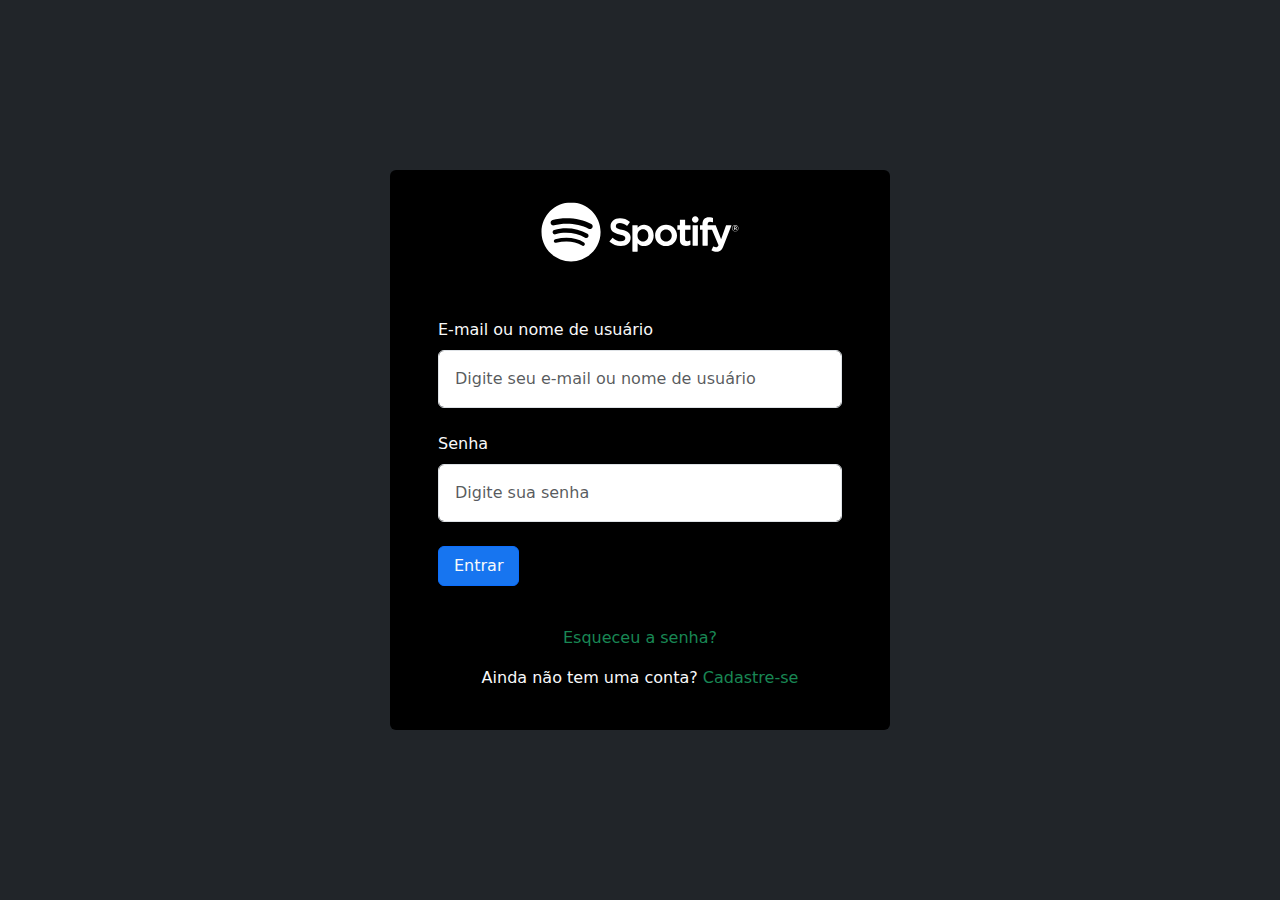
<file: spotify/login.html>
<!DOCTYPE html>
<html lang="pt-br">
<head>
    <meta charset="UTF-8">
    <meta name="viewport" content="width=device-width, initial-scale=1.0">
    <meta http-equiv="X-UA-Compatible" content="ie=edge">
    <title>Login - Spotify</title>

    <link rel="icon" href="imagens/favicon.png">

    <!-- Link para o Bootstrap -->
    <link href="https://cdn.jsdelivr.net/npm/bootstrap@5.3.0-alpha1/dist/css/bootstrap.min.css" rel="stylesheet">

    <style>
        body{
            height: 100vh;
        }

        .login-container{
            background-color: black;
            max-width: 500px;
        }

        .img{
            width: 200px;
        }

        .link{
            padding: 10px 15px;
            background-color: transparent;
        }

        .btn-primary{
            background-color: rgb(23, 117, 240);
            height: 40px; 
        }
    </style>
</head>
<body class="bg-dark d-flex align-items-center justify-content-center">

    <!-- Container do Formulário de Login -->
    <div class="login-container container p-4 rounded m-2">

        <div class="logo-spotify w-50 mx-auto d-flex align-items-center justify-content-center p-2">
            <img src="./imagens/spotify.svg" alt="Logo Spotify" class="img-fluid img">
        </div>

        <!-- Formulário de login -->
        <form class="container p-4">
            <!-- E-mail ou Nome de Usuário -->
            <div class="my-4">
                <label for="email" class="form-label text-light">E-mail ou nome de usuário</label>
                <input type="text" class="form-control p-3" id="email" placeholder="Digite seu e-mail ou nome de usuário">
            </div>
            <!-- Senha -->
            <div class="my-3">
                <label for="password" class="form-label text-light">Senha</label>
                <input type="password" class="form-control p-3" id="password" placeholder="Digite sua senha">
            </div>
            <!-- Botão de Login -->
            <button type="submit" class="btn btn-primary my-2 p-0">
                <a href="./index.html" class="text-light text-decoration-none link">Entrar</a>
            </button>
        </form>

        <!-- Links para "Esqueceu a Senha?" e "Criar conta" -->
        <div class="footer-text text-center mt-2">
            <p><a href="#" class="text-success text-decoration-none">Esqueceu a senha?</a></p>
            <p class="text-light">Ainda não tem uma conta? <a href="./cadastrar.html" class="text-success text-decoration-none">Cadastre-se</a></p>
        </div>
    </div>
</body>
</html>
</file>
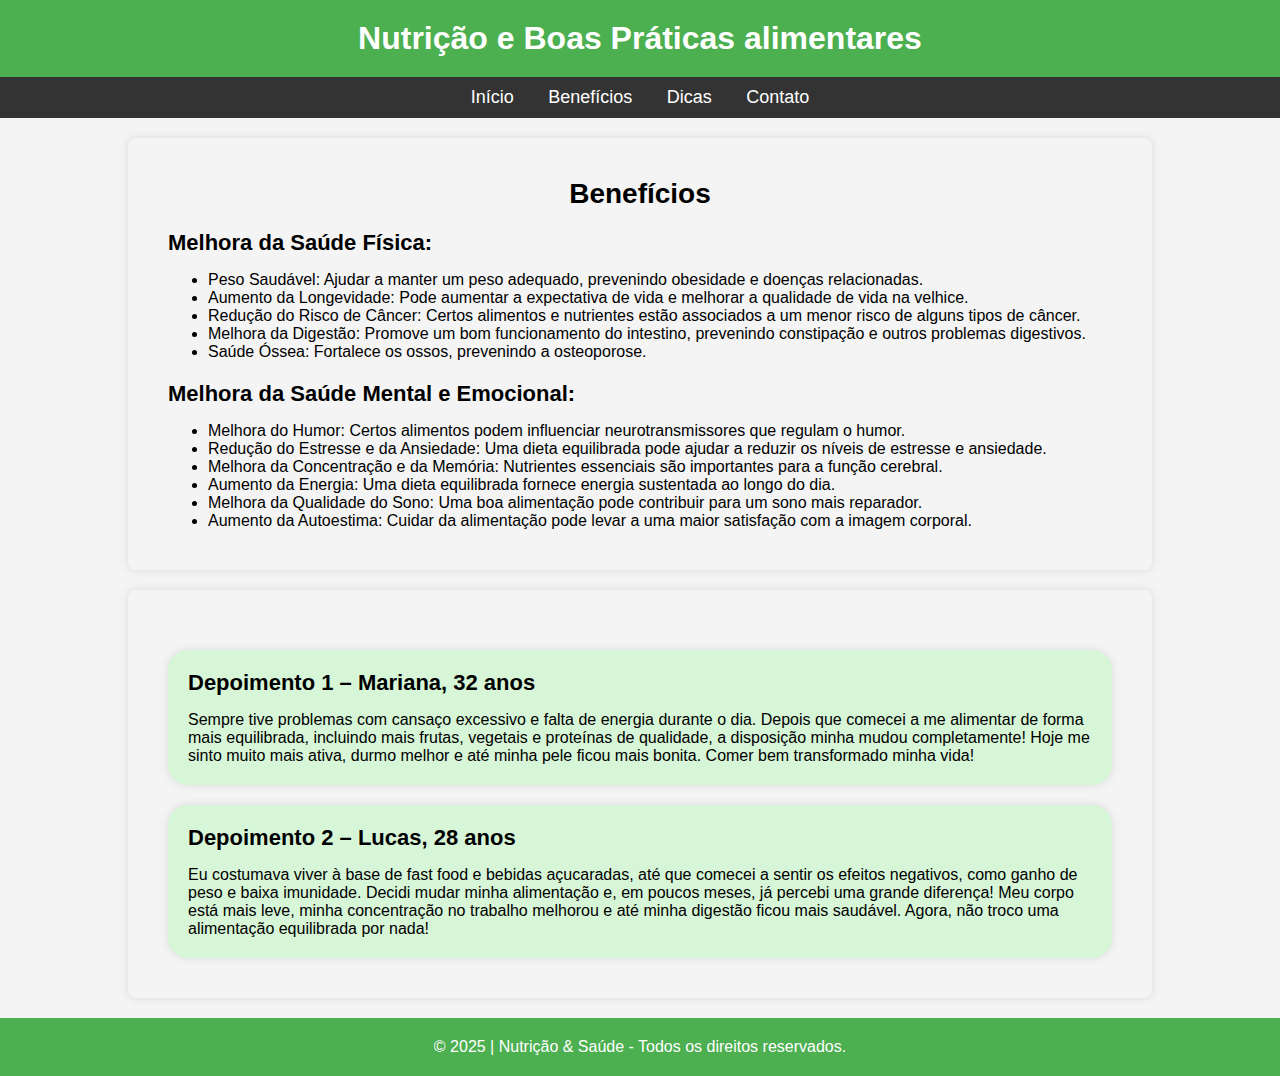
<file: page_nutricao/pages/Beneficios/beneficios.html>
<!DOCTYPE html>
<html lang="pt-br">
<head>
    <meta charset="UTF-8">
    <meta name="viewport" content="width=device-width, initial-scale=1.0">
    <title>Benefícios</title>
    <link rel="icon" type="image/png" href="../../assets/img/favicon.ico">

    <link rel="stylesheet" href="./beneficios.css">
    <link rel="stylesheet" href="./../../assets/styles/style.css">
</head>
<body>
    <header>
        <h1>Nutrição e Boas Práticas alimentares</h1>
        <nav>
          <ul>
            <li>
              <a href="../../pages/Inicio/">Início</a>
            </li>
            <li>
              <a href="./../Beneficios/beneficios.html">Benefícios</a>
            </li>
            <li>
              <a href="./../Dicas/dicas.html">Dicas</a>
            </li>
            <li>
                <a href="./../Contato/contato.html">Contato</a>
            </li>
          </ul>
        </nav>
      </header>

    <main>
        <section class="conteudo beneficios">
            <h2>Benefícios</h2>
            <ul>
                <li>
                    <h3>Melhora da Saúde Física:</h3>

                    <ul>
                        <li>Peso Saudável: Ajudar a manter um peso adequado, prevenindo obesidade e doenças relacionadas.</li>
                        <li>Aumento da Longevidade: Pode aumentar a expectativa de vida e melhorar a qualidade de vida na velhice.</li>
                        <li>Redução do Risco de Câncer: Certos alimentos e nutrientes estão associados a um menor risco de alguns tipos de câncer.</li>
                        <li>Melhora da Digestão: Promove um bom funcionamento do intestino, prevenindo constipação e outros problemas digestivos.</li>
                        <li>Saúde Óssea: Fortalece os ossos, prevenindo a osteoporose.</li>
                    </ul>
                </li>

                <li>
                    <h3>Melhora da Saúde Mental e Emocional:</h3>
                    <ul>
                        <li>Melhora do Humor: Certos alimentos podem influenciar neurotransmissores que regulam o humor.</li>

                        <li>Redução do Estresse e da Ansiedade: Uma dieta equilibrada pode ajudar a reduzir os níveis de estresse e ansiedade.</li>

                        <li>Melhora da Concentração e da Memória: Nutrientes essenciais são importantes para a função cerebral.</li>

                        <li>Aumento da Energia: Uma dieta equilibrada fornece energia sustentada ao longo do dia.</li>

                        <li>Melhora da Qualidade do Sono: Uma boa alimentação pode contribuir para um sono mais reparador.</li>

                        <li>Aumento da Autoestima: Cuidar da alimentação pode levar a uma maior satisfação com a imagem corporal.</li>
                    </ul>
                </li>
            </ul>
        </section>
        <section class="conteudo depoimentos">
            <ul>
                <li>
                    <h3>Depoimento 1 – Mariana, 32 anos
                    </h3>
                    <p>Sempre tive problemas com cansaço excessivo e falta de energia durante o dia. Depois que comecei a me alimentar de forma mais equilibrada, incluindo mais frutas, vegetais e proteínas de qualidade, a disposição minha mudou completamente! Hoje me sinto muito mais ativa, durmo melhor e até minha pele ficou mais bonita. Comer bem transformado minha vida!</p>
                </li>
                <li>
                    <h3>Depoimento 2 – Lucas, 28 anos</h3>
                    <p>Eu costumava viver à base de fast food e bebidas açucaradas, até que comecei a sentir os efeitos negativos, como ganho de peso e baixa imunidade. Decidi mudar minha alimentação e, em poucos meses, já percebi uma grande diferença! Meu corpo está mais leve, minha concentração no trabalho melhorou e até minha digestão ficou mais saudável. Agora, não troco uma alimentação equilibrada por nada!</p>
                </li>
            </ul>
        </section>
    </main>
    <footer>
        <p>&copy; 2025 | Nutrição & Saúde - Todos os direitos reservados.</p>
    </footer>
</body>
</html>
</file>
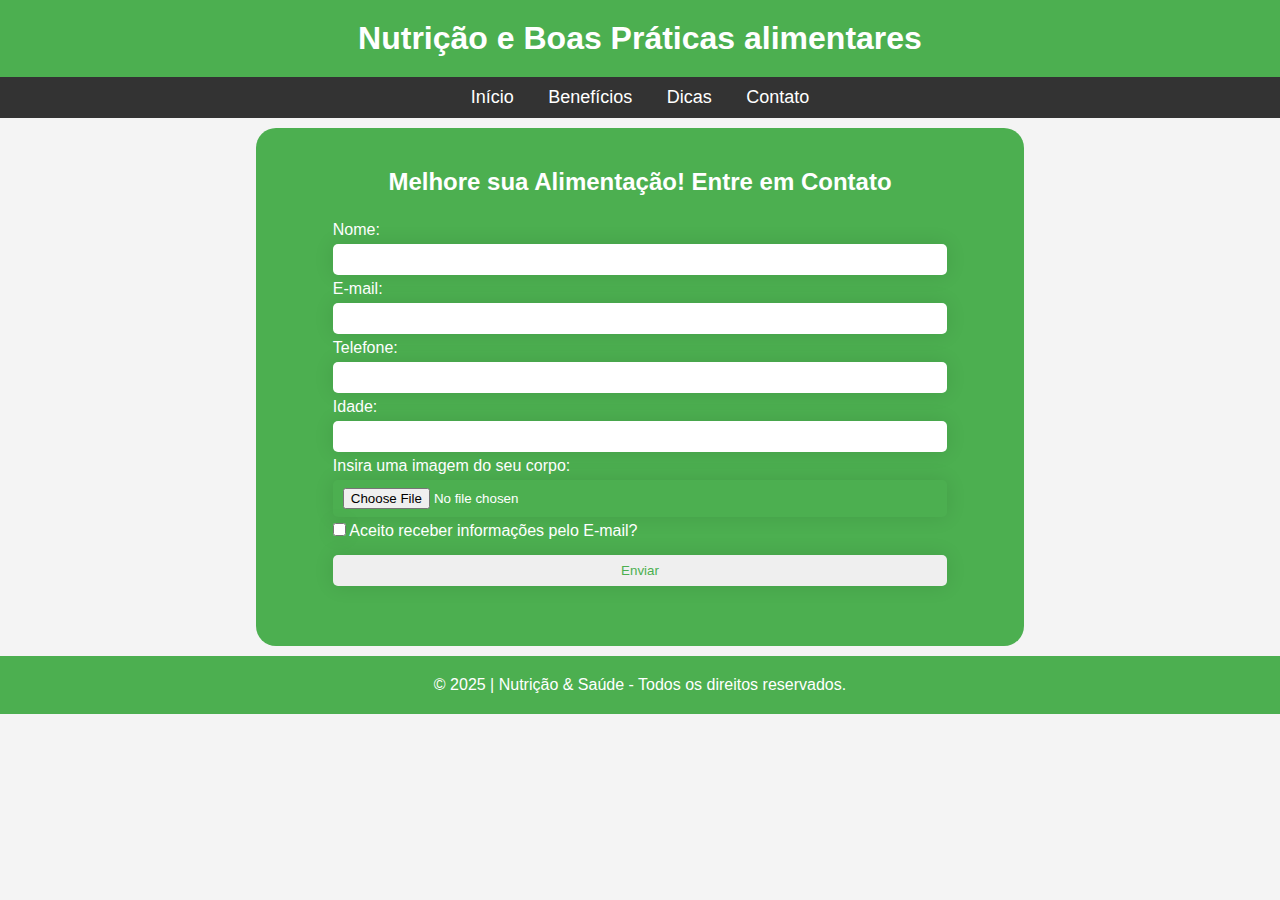
<file: page_nutricao/pages/Contato/contato.html>
<!DOCTYPE html>
<html lang="pt-br">
  <head>
    <meta charset="UTF-8" />
    <meta name="viewport" content="width=device-width, initial-scale=1.0" />
    <title>Cantato</title>
    <link rel="icon" type="image/png" href="../../assets/img/favicon.ico">

    <link rel="stylesheet" href="./contato.css" />
    <link rel="stylesheet" href="../../assets/styles/style.css" />
  </head>
  <body>
    <header>
      <h1>Nutrição e Boas Práticas alimentares</h1>
      <nav>
        <ul>
          <li>
            <a href="../../pages/Inicio/index.html">Início</a>
          </li>
          <li>
            <a href="./../Beneficios/beneficios.html">Benefícios</a>
          </li>
          <li>
            <a href="./../Dicas/dicas.html">Dicas</a>
          </li>
          <li>
            <a href="./../Contato/contato.html">Contato</a>
          </li>
        </ul>
      </nav>
    </header>
    <main>
      <form id="form-user">
        <h2>Melhore sua Alimentação! Entre em Contato</h2>
        <ul>
          <li>
            <label for="nome">Nome:</label>
            <input type="text" name="nome" id="input-name" />
          </li>
          <li>
            <label for="email">E-mail:</label>
            <input type="email" name="email" id="input-email" />
          </li>
          <li>
            <label for="tel">Telefone:</label>
            <input type="tel" name="tel" id="input-tel" />
          </li>
          <li>
            <label for="idade">Idade:</label>
            <input type="number" name="idade" id="input-idade" />
          </li>
          <li>
            <label for="image">Insira uma imagem do seu corpo:</label>
            <input type="file" name="image" id="input-file" />
          </li>
          <li>
            <label for="aceite">
              <input type="checkbox" name="aceite" id="termo-de-aceite" />
              Aceito receber informações pelo E-mail?</label>
          </li>
          <li><input type="button" value="Enviar" id="button"/></li>
        </ul>
      </form>
    </main>
    <footer>
      <p>&copy; 2025 | Nutrição & Saúde - Todos os direitos reservados.</p>
    </footer>
  </body>
</html>
</file>
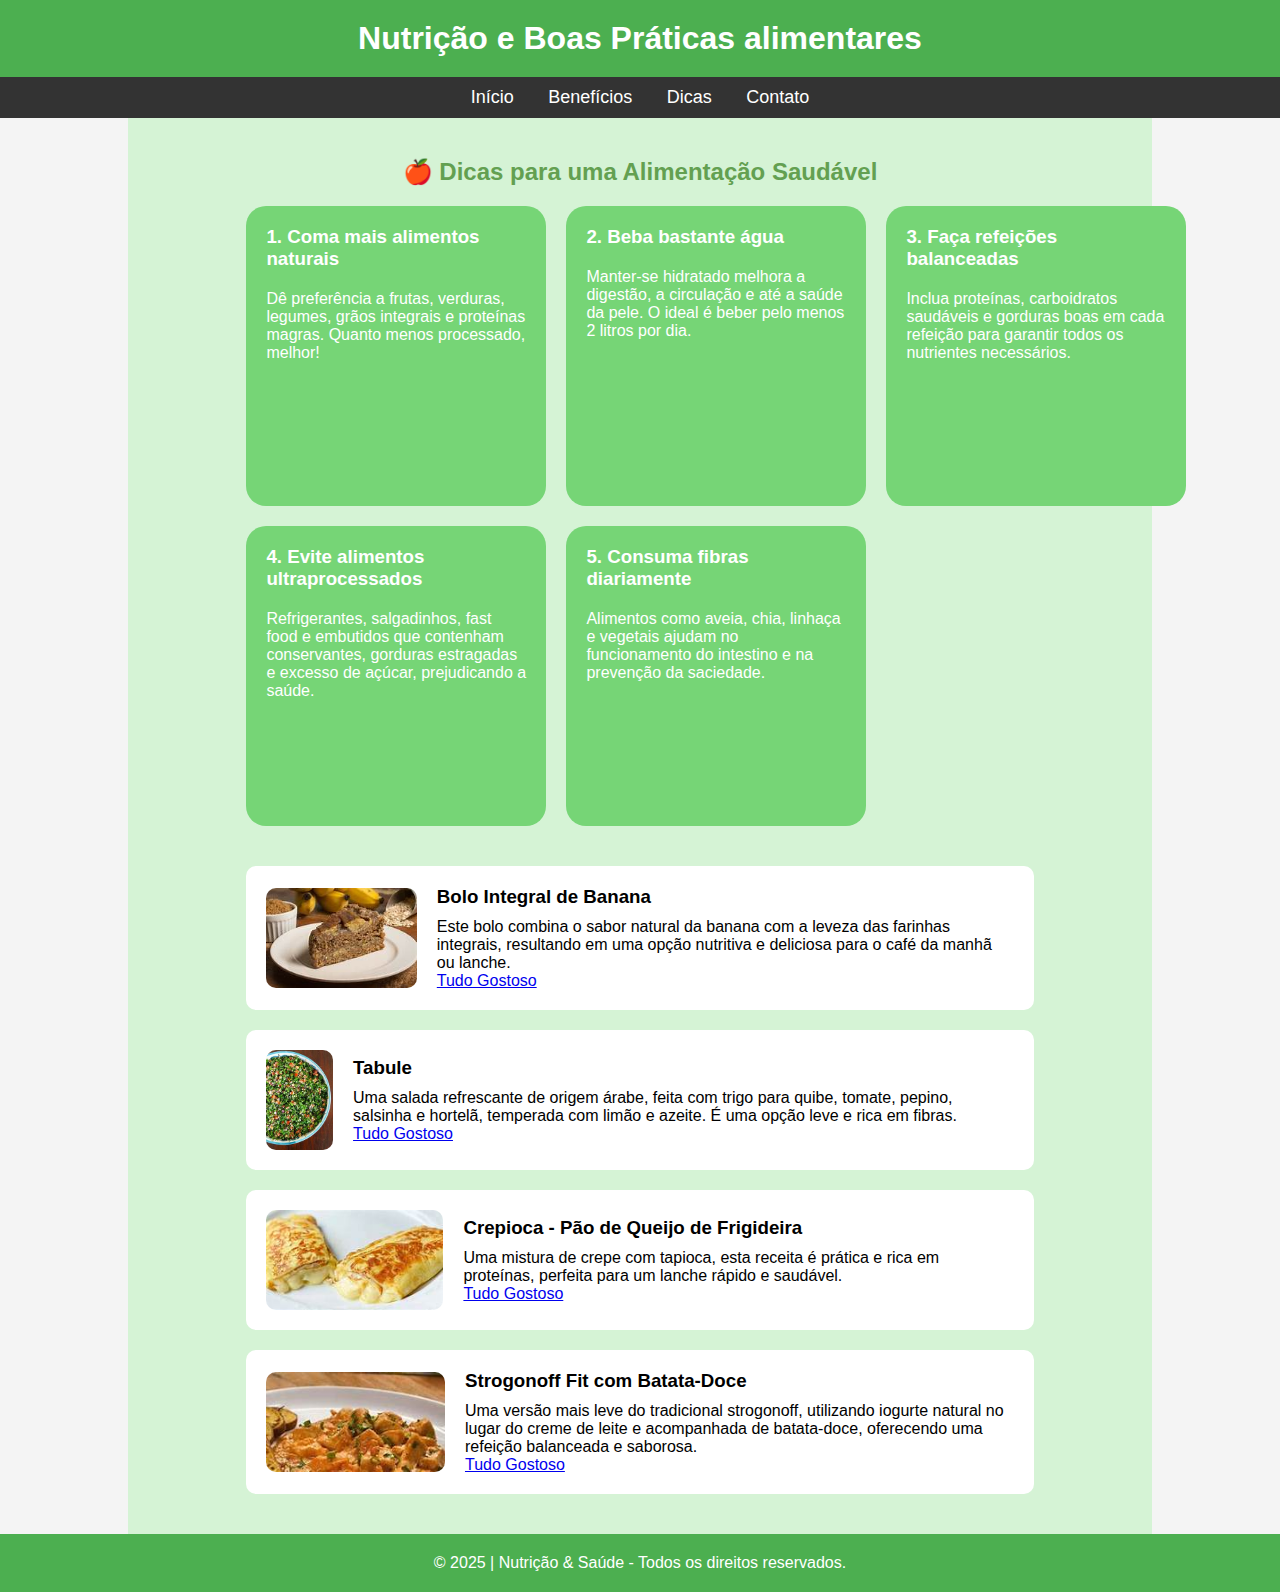
<file: page_nutricao/pages/Dicas/dicas.html>
<!DOCTYPE html>
<html lang="pt-br">
<head>
    <meta charset="UTF-8">
    <meta name="viewport" content="width=device-width, initial-scale=1.0">
    <title>Dicas de saúde</title>
    <link rel="icon" type="image/png" href="../../assets/img/favicon.ico">

    <link rel="stylesheet" href="./dicas.css">
    <link rel="stylesheet" href="./../../assets/styles/style.css">
</head>
<body>
    <header>
        <h1>Nutrição e Boas Práticas alimentares</h1>
        <nav>
          <ul>
            <li>
              <a href="../../pages/Inicio/index.html">Início</a>
            </li>
            <li>
              <a href="./../Beneficios/beneficios.html">Benefícios</a>
            </li>
            <li>
              <a href="./../Dicas/dicas.html">Dicas</a>
            </li>
            <li>
                <a href="./../Contato/contato.html">Contato</a>
            </li>
          </ul>
        </nav>
      </header>
    <main>
        <section class="conteudo card-alimentacao">
            <h2>🍎 Dicas para uma Alimentação Saudável</h2>
            <ul>
                <li>
                    <h3>1. Coma mais alimentos naturais</h3>

                    <p>
                        Dê preferência a frutas, verduras, legumes, grãos integrais e proteínas magras. Quanto menos processado, melhor!</p>
                </li>

                <li>
                    <h3>2. Beba bastante água</h3>
                   <p>Manter-se hidratado melhora a digestão, a circulação e até a saúde da pele. O ideal é beber pelo menos 2 litros por dia.</p>
                </li>

                <li>
                    <h3>3. Faça refeições balanceadas</h3>
                   <p>Inclua proteínas, carboidratos saudáveis ​​e gorduras boas em cada refeição para garantir todos os nutrientes necessários.</p>
                </li>
                <li>
                    <h3>4. Evite alimentos ultraprocessados</h3>
                   <p>Refrigerantes, salgadinhos, fast food e embutidos que contenham conservantes, gorduras estragadas e excesso de açúcar, prejudicando a saúde.</p>
                </li>

                <li>
                    <h3>5. Consuma fibras diariamente</h3>
                   <p>Alimentos como aveia, chia, linhaça e vegetais ajudam no funcionamento do intestino e na prevenção da saciedade.</p>
                </li>
            </ul>
        </section>
        <section class="conteudo receitas">
            <ul>
                <li>
                    <img src="./../../assets/img/bolo.jpeg" alt="Bolo integral de banana">
                    <div class="description-receita">
                        <h3>Bolo Integral de Banana</h3>
                        <p>Este bolo combina o sabor natural da banana com a leveza das farinhas integrais, resultando em uma opção nutritiva e deliciosa para o café da manhã ou lanche. 
                        </p>
                        <a href="https://www.tudogostoso.com.br/">Tudo Gostoso</a>
                    </div>
                </li>
                <li>
                    <img src="./../../assets/img/tabule.jpeg" alt="Bolo integral de banana">
                    <div class="description-receita">
                        <h3>Tabule</h3>
                        <p>Uma salada refrescante de origem árabe, feita com trigo para quibe, tomate, pepino, salsinha e hortelã, temperada com limão e azeite. É uma opção leve e rica em fibras.</p>
                        <a href="https://www.tudogostoso.com.br/">Tudo Gostoso</a>
                    </div>
                </li>
                <li>
                    <img src="./../../assets/img/crepioca.jpeg" alt="Bolo integral de banana">
                    <div class="description-receita">
                        <h3>Crepioca - Pão de Queijo de Frigideira</h3>
                        <p>Uma mistura de crepe com tapioca, esta receita é prática e rica em proteínas, perfeita para um lanche rápido e saudável.</p>
                        <a href="https://www.tudogostoso.com.br/">Tudo Gostoso</a>
                    </div>
                </li>
                <li>
                    <img src="./../../assets/img/strogonoff.jpeg" alt="Bolo integral de banana">
                    <div class="description-receita">
                        <h3>Strogonoff Fit com Batata-Doce</h3>
                        <p>Uma versão mais leve do tradicional strogonoff, utilizando iogurte natural no lugar do creme de leite e acompanhada de batata-doce, oferecendo uma refeição balanceada e saborosa.</p>
                        <a href="https://www.tudogostoso.com.br/">Tudo Gostoso</a>
                    </div>
                </li>
            </ul>
        </section>
    </main>
    <footer>
        <p>&copy; 2025 | Nutrição & Saúde - Todos os direitos reservados.</p>
    </footer>
</body>
</html>
</file>
<file: curriculo/assets/style.css>
*{
    box-sizing: border-box;
    margin: 0;
    padding: 0;
    font-family: Arial, Helvetica, sans-serif;
}

header{
    background-color: darkblue;
    padding: 2%;

    display: flex;
    flex-direction: row;
    justify-content: center;
    gap: 5%;
}

img{
    width: 200px;
    border-radius: 50%;
}

ul{
    display: column;
}

ul > li{
    margin: 10px;
    color: white;

    display: flex;
    text-align: center;
}

ul > li > a,
ul > li > p{
    text-decoration: none;
    color: white;
    margin-left: 10px;
}

.info-perfil{
    display: flex;
    flex-direction: column;
}

.info-perfil > h1{
    font-size: 32px;
    font-weight: 700;
    color: white;
    margin-bottom: 1rem;
}

.info-perfil > ul > li > a:hover,
.info-perfil > ul > li > p:hover{
    text-decoration: underline;
}

.container{
    width: 80%;
    margin: 0 auto;
}

.sobre,
.academico,
.exp-profissional,
.skills,
.cursos-certificados{
    background-color: rgb(223, 236, 248);
    margin: 20px 0;
    border-radius: 10px;
    overflow: hidden;
}

h2{

    font-size: 22px;
    background-color: darkblue;
    display: inline-block;
    padding: 10px;
    color: white;
}

.sobre > p{
    font-size: 18px;
    padding: 20px;
}

.graduacao,
.exp-1{
    padding: 20px;

    display: flex;
    flex-direction: column;
    gap: 10px;
}

.graduacao > h3{
    font-size: 18px;
}

h5{
    font-size: 15px;
    font-weight: 500;
}

.graduacao > p {
    font-size: 18px;
}

.tecnologias,
.atribuicoes{
    padding: 10px;
}

.tecnologias > ol,
.atribuicoes > ol{
    padding: 20px;
    list-style-type: disc;
}

.exp-1{
    font-size: 18px;
}

.skills{
    display: flex;
    gap: 5px;

    background-color: transparent;
}

.soft,
.hard{
    background-color:  rgb(223, 236, 248);

    display: flex;
    flex-direction: column;
}

.soft > h2,
.hard > h2{
    text-align: center;
}

.soft > ul > li,
.hard > ul > li{
    color: black;

    display: flex;
    flex-direction: column;
    gap: 20px;
}

.soft > ul > li > p,
.hard > ul > li > p{
    text-align: left;
    color: black;
}

.cursos-certificados > ul > li{
    color: black;
    padding: 20px;

    display: flex;
    flex-direction: column;
    align-items: flex-start;
    gap: 20px;
}

.cursos-certificados > ul > li > p{
    color: black;
    text-align: start;
}

.tecnologias-cursos{
    text-align: start;
}

.tecnologias-cursos > ol{
    list-style-type: disc;
    padding: 20px;
}
</file>
<file: spotify/css/estilo.css>
/*
* 
* @author Jamilton Damasceno
*/

/* Layout
-----------------------------*/
html, body, #home {
	height: 100%;
	overflow-x: hidden;
}

body {
	background: url(../imagens/capa.png),
				url(../imagens/ruido.png),
				linear-gradient(50deg,#ff4169,#7c26f8);
	background-attachment: fixed;
	font-family: Helvetica,Arial,sans-serif;
}

/* Barra de navegação
-----------------------------*/
nav.navbar-transparente {
	padding: 15px 0px;
	background: rgba(0,0,0,0.6);
}

.navbar-light .navbar-nav .nav-link {
	color: white;
}

.navbar-light .navbar-nav .nav-link:hover {
	color: #9bf0e1;
}

.navbar-light .navbar-toggler {
    color: rgba(255,255,255,.5);
    border-color: rgba(255,255,255,0.5);
}

.divisor {
	width: 1px;
	background: white;
	margin: 12px 15px;
}

/* Capa
-----------------------------*/
.capa {
	text-align: center;
}

.btn-custom {
	color: white;
	border-radius: 500px;
	-webkit-border-radius: 500px;
    -moz-border-radius: 500px;
    text-transform: uppercase;
    transition: background 0.4s, color 0.4s;
    padding: 10px 20px;
}

.btn-roxo {
	background: #7c25f8;
}

.btn-roxo:hover {
	background: #6207e3;
	color: white;
}

.btn-branco {
	border: 2px solid white;
}

.btn-branco:hover {
	background-color: white;
	color: black;
}

.carousel-control-next, .carousel-control-prev {
	width: 5%;
}

/* Estrutura conteúdos
-----------------------------*/
.caixa {
	padding-top: 20px;
	padding-bottom: 20px;
}

#servicos {
	background: white;
}

#recursos {
	color: white;
}

#servicos h2, h3 {
	color: #7c25f8;
}

#recursos h2 {
	color: white;
}

#recursos h3 {
	color: #9bf0e1;
}

.albuns {
	padding: 10px 0;
}

.rotacionar {
	-ms-transform: rotate(30deg); /* IE 9 */
    -webkit-transform: rotate(30deg); /* Chrome, Safari, Opera */
    transform: rotate(30deg);
	padding-left: 80px;
}

/* Rodapé
-----------------------------*/
footer {
	background: #000;
	padding: 50px 0px 20px 0px;
	position: relative;
}

footer h4 {
	color: #919496;
	font-size: 0.8em;
	text-transform: uppercase;
}

footer .navbar-nav a {
	color: white;
	font-size: 0.8em;
}

footer .navbar-nav a:hover {
	color: #9bf0e1;
	text-decoration: none;
}

footer ul {
	list-style: none;
}

footer ul li {
	float: right;
	margin: 0 5px;
}

/* Tipografia
-----------------------------*/
h1 {
	font-weight: 900;
	letter-spacing: -0.05em;
	margin-bottom: 50px;
	color: white;
}

h2 {
	font-size: 3em;
	font-weight: 700;
	letter-spacing: -0.04em;
}

h3 {
	font-size: 2em;
	font-weight: 700;
	letter-spacing: -0.04em;
}



/* Extra small devices (portrait phones, less than 576px)*/
@media (max-width: 575.98px) {
	.btn-custom {
		margin: 10px 15px;
		font-size: 1em;
	}
}

/* Small devices (landscape phones, 576px and up) */
@media (min-width: 576px) and (max-width: 767.98px) {
	h1 {
		font-size: 3em;
	}
	.btn-custom {
		margin: 10px 15px;
	}
}

/* Medium devices (tablets, 768px and up)*/
@media (min-width: 768px) and (max-width: 991.98px) {
	h1 {
		font-size: 4em;
	}
}

/* Large devices (desktops, 992px and up)*/
@media (min-width: 992px) and (max-width: 1199.98px) {
	h1 {
		font-size: 5em;
	}
}

/* Extra large devices (large desktops, 1200px and up)*/
@media (min-width: 1200px) {
	h1 {
		font-size: 6em;
	}
}
</file>
<file: page_nutricao/assets/styles/style.css>
*{
    margin: 0;
    padding: 0;
    box-sizing: border-box;
}

body{
    font-family: Arial, Helvetica, sans-serif;
    background-color: #f4f4f4;
    position: relative;
}

/* Cabeçalho da página */

header{
    background-color: #4caf50;
    color: #fff;
    width: 100%;

    text-align: center;
}

header h1{
    padding: 20px;
}

/* Estilos menu */

nav ul{
    list-style: none;
    padding: 10px;
    text-align: center;
    background-color: #333;
}

nav ul li{
    display: inline;
    margin: 15px;
}

nav ul li a{
    color: #fff;
    text-decoration: none;
    font-size: 18px;
}

footer{
    position: relative;
    width: 100%;
    background-color: #4caf50;
    padding: 20px;
    text-align: center;
    color: #fff;
}
</file>
<file: page_nutricao/pages/Inicio/inicio.css>
/* Classes gerais */
.conteudo{
    background-color: #fff;
    margin: 20px auto;
    padding: 20px;
    width: 80%;
    box-shadow: 0px 0px 10px rgba(0,0,0,0.1);
    border-radius: 8px;

    display: flex;
    flex-direction: row;
}

.conteudo img{
    width: 50%;
    border-radius: 10px;
}

.conteudo h2{
    margin-bottom: 20px;

}

.conteudo p{
    margin-bottom: 10px;
}

.text-conteudo{
    padding: 20px;
}

.destaque{
    border: 2px solid #4caf50;
    padding: 30px 50px;
    background-color: #e8f5e9;

    display: flex;
    flex-direction: row;
}

.destaque ul{
    padding: 0 40px;
}

.destaque img{
    width: 100%;
    max-width: 300px;
    margin: 10px auto;
    border-radius: 10px;
}
</file>
<file: page_nutricao/pages/Beneficios/beneficios.css>
.conteudo{
    width: 80%;
    margin: 20px auto;
    box-shadow: 0px 0px 10px rgba(0,0,0,0.1);
    border-radius: 8px;
    padding: 40px;
}

.conteudo h2{
    text-align: center;
    font-size: 28px;
    margin-bottom: 20px;
}

.conteudo ul{
    list-style: none;
}

.conteudo ul li{
    margin-top: 20px;
}

.conteudo ul li ul li{
    margin-top: 0;
}

.conteudo ul li ul{
    list-style: disc;
}

.conteudo ul li h3{
    font-size: 22px;
    margin-bottom: 15px;
}

.depoimentos ul li{
    background-color: #d7f6d7;
    padding: 20px;
    border-radius: 20px;
    box-shadow: 0 0 10px rgba(0,0,0,0.1);
}

.beneficios ul li ul{
    padding-left: 40px;
}
</file>
<file: page_nutricao/pages/Contato/contato.css>
#form-user{
    width: 60%;
    margin: 10px auto;
    background-color: #4caf50;
    padding: 40px 0;
    border-radius: 20px;
}

#form-user h2{
    color: #fff;
    text-align: center;
}

#form-user ul{
    width: 80%;
    padding: 20px 0;
    margin: 0 auto;
    list-style: none;
    display: flex;
    flex-direction: column;
}

#form-user ul li{
    display: flex;
    flex-direction: column;
}

#form-user ul li input{
    padding: 8px 10px;
    outline: none;
    border: none;
    border-radius: 5px;
    box-shadow: 0 0 20px rgba(0, 0, 0, 0.1);
}

#form-user ul li label{
    margin: 5px 0;
    color: #fff;
}

#input-file{
    color: #fff;
}

#button{
    margin-top: 10px;
    color: #4caf50;
}
</file>
<file: page_nutricao/pages/Dicas/dicas.css>
.conteudo{
    width: 80%;
    background-color: rgb(213, 243, 213);
    margin: 0 auto;
    padding: 20px;
}

.card-alimentacao h2{
    text-align: center;
    padding: 20px;
    color: #63a051;
}
.card-alimentacao ul{
    width: 80%;
    margin: 0 auto;
    list-style: none;

    display: grid;
    grid-template-columns: repeat(3, 1fr);
    gap: 20px;
}

.card-alimentacao ul li{
    background-color: rgb(118, 213, 118);
    width: 300px;
    height: 300px;
    border-radius: 20px;
    color: #fff;
    padding: 20px;
}

.card-alimentacao ul li h3{
    margin-bottom: 20px;
}

.receitas ul{
    width: 80%;
    margin: 0 auto;
    list-style: none;
}

.receitas ul li{
    background-color: #fff;
    margin-bottom: 20px;
    padding: 20px;
    border-radius: 10px;
}

.receitas ul li{
    display: flex;
    align-items: center;
    justify-content: center;
    gap: 20px;
}

.receitas ul li img{
    height:100px;
    border-radius: 10px;
}

.description-receita h3{
    margin-bottom: 10px;;
}
</file>
